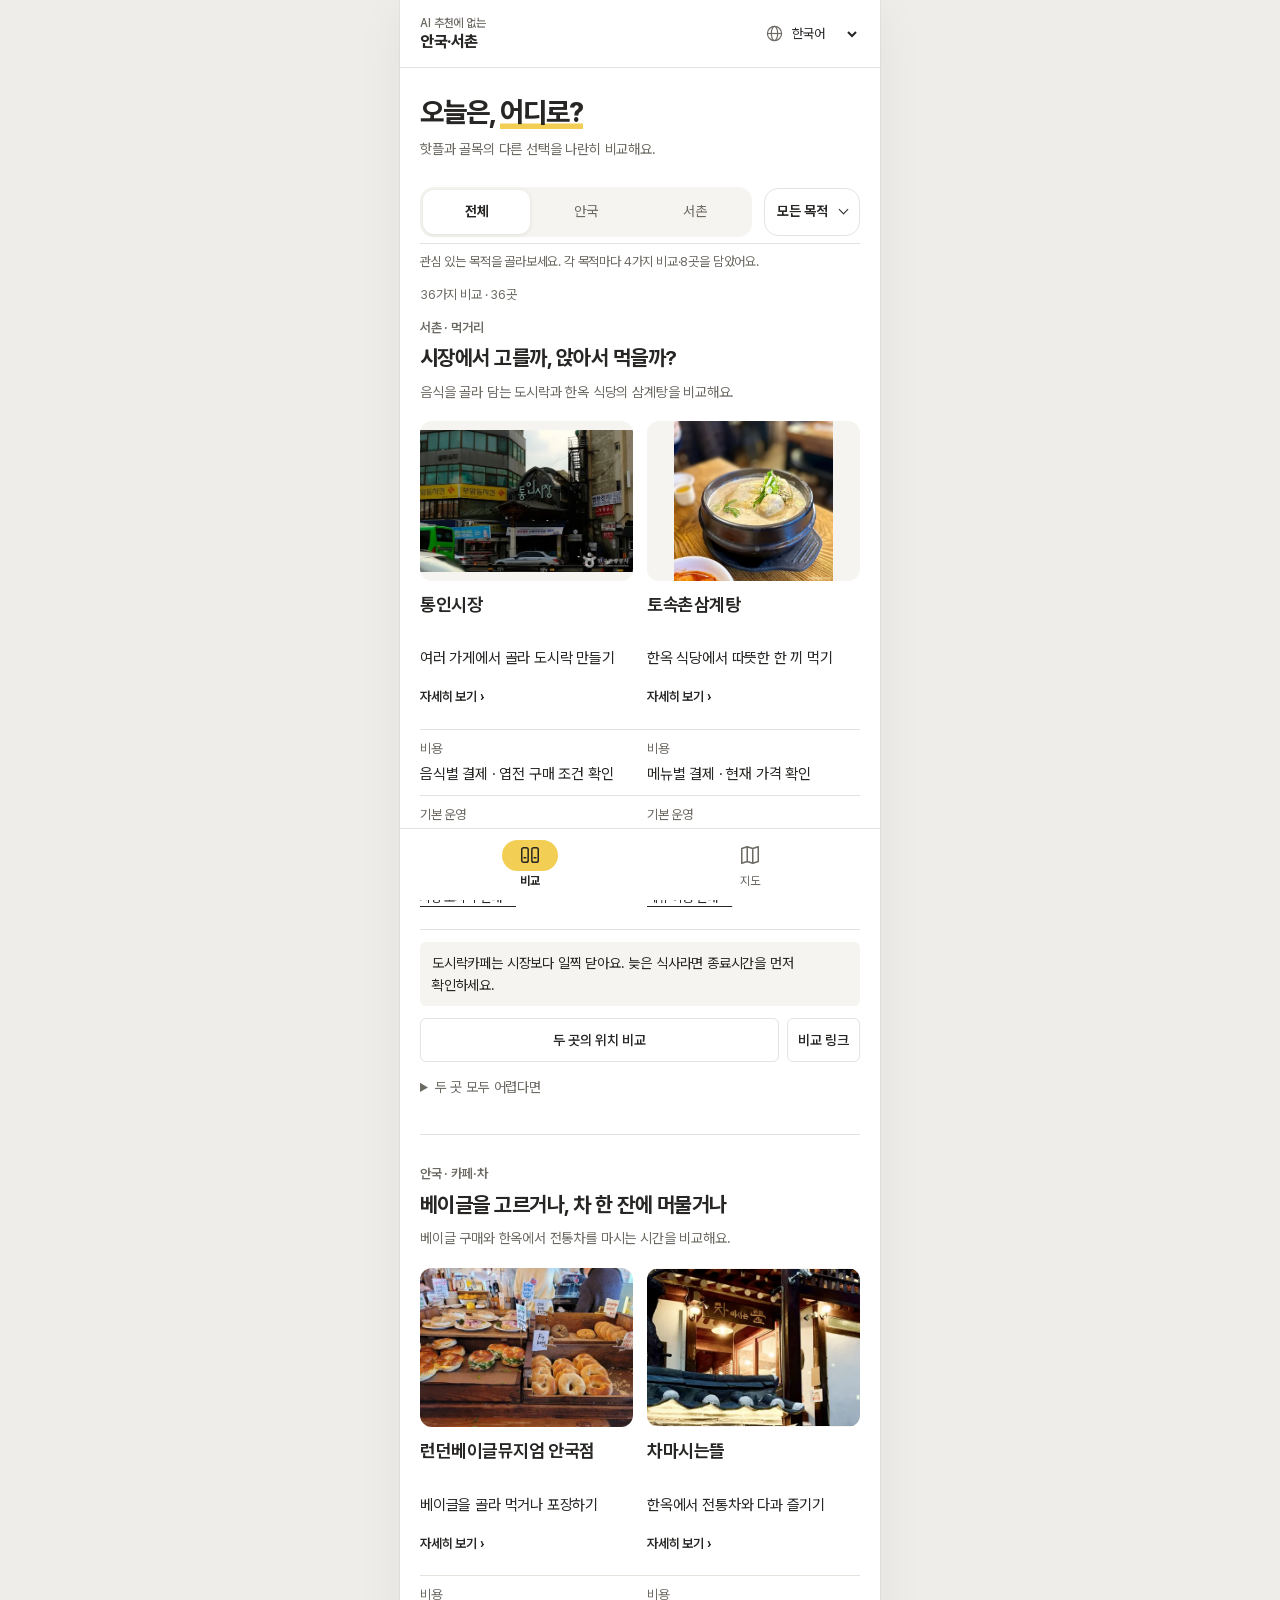
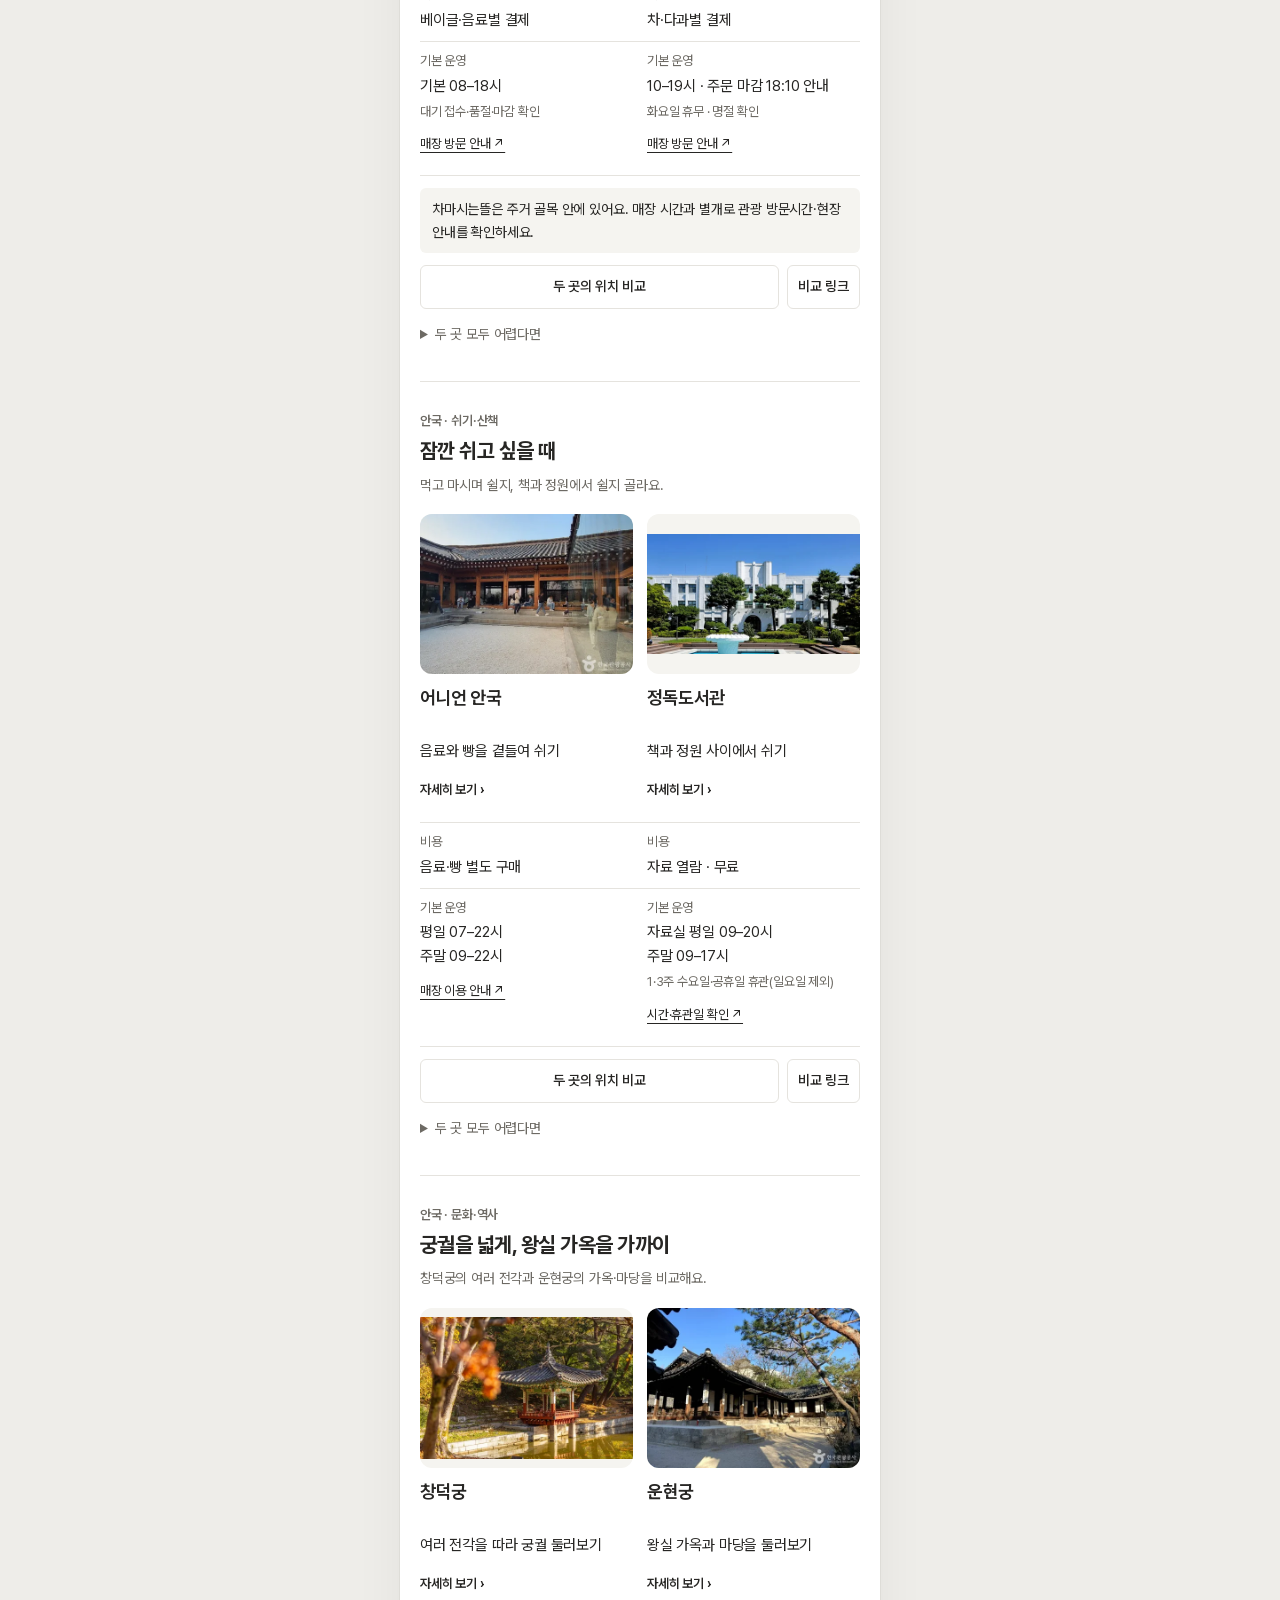
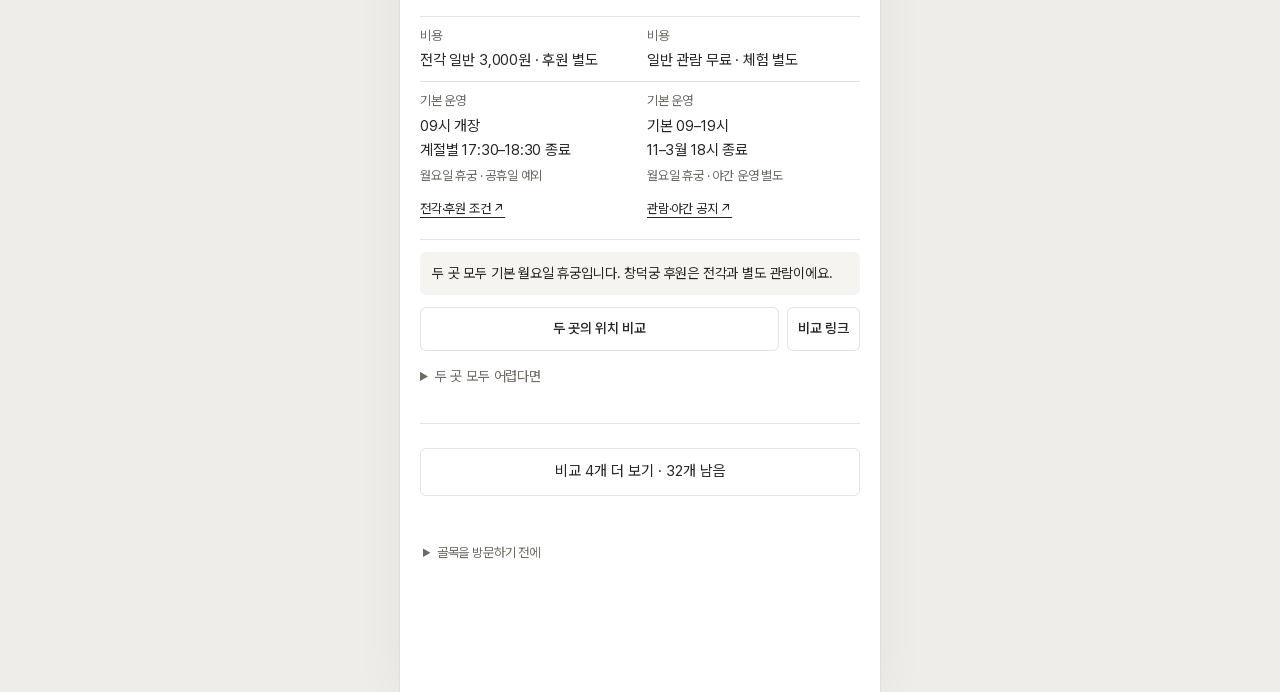
<file: index.html>
<!doctype html>
<html lang="ko">
<head>
  <meta charset="utf-8">
  <meta name="viewport" content="width=device-width, initial-scale=1, viewport-fit=cover">
  <meta name="theme-color" content="#ffffff">
  <meta name="description" content="AI 추천에 없는 안국·서촌. 핫플과 골목의 다른 선택을 사진과 지도로 나란히 비교해 보세요.">
  <title>AI 추천에 없는 안국·서촌</title>
  <link rel="preload" href="fonts/AlleySans.woff2?v=27" as="font" type="font/woff2" crossorigin>
  <link rel="stylesheet" href="css/app.css?v=27">
  <link rel="stylesheet" href="css/map-view.css?v=27">
  <script src="js/data.js?v=24" defer></script>
  <script src="js/expansion.js?v=23" defer></script>
  <script src="js/catalog.js?v=26" defer></script>
  <script src="js/i18n.js?v=27" defer></script>
  <script src="js/media.js?v=20" defer></script>
  <script src="js/map.js?v=24" defer></script>
  <script src="js/app.js?v=27" defer></script>
</head>
<body>
  <a class="skip-link" href="#places">장소 목록으로 건너뛰기</a>
  <header class="site-header shell">
    <a class="brand" href="./"><span>AI 추천에 없는</span> <span>안국·서촌</span></a>
    <label class="language-picker"><svg viewBox="0 0 24 24" aria-hidden="true"><circle cx="12" cy="12" r="9"/><ellipse cx="12" cy="12" rx="4" ry="9"/><path d="M3 12h18"/></svg><select class="language-select" aria-label="언어 선택"><option value="ko">한국어</option></select></label>
  </header>
  <main class="shell">
    <p id="language-status" class="language-status" role="status" hidden>번역을 불러오지 못했습니다. 한국어로 표시합니다. / Translation unavailable. Please select a language to retry.</p>
    <section class="intro" aria-labelledby="page-title">
      <h1 id="page-title">오늘은, <span>어디로?</span></h1>
      <p class="intro-copy">핫플과 골목의 다른 선택을 나란히 비교해요.</p>
    </section>
    <section class="explorer" id="places" aria-label="장소 비교">
      <div class="list-toolbar">
        <div class="region-controls" role="group" aria-label="동네 선택">
          <button type="button" class="region-button is-active" data-region="all" aria-pressed="true">전체</button>
          <button type="button" class="region-button" data-region="anguk" aria-pressed="false">안국</button>
          <button type="button" class="region-button" data-region="seochon" aria-pressed="false">서촌</button>
        </div>
        <div class="situation-nav" id="situation-nav"></div>
      </div>
      <p class="category-note" id="category-note" hidden></p>
      <div class="results-toolbar"><p class="result-count" id="result-count" aria-live="polite"></p></div>
      <div class="explorer-layout">
        <div class="comparison-results"><div class="place-grid" id="place-grid"></div><button type="button" id="more-comparisons" class="more-comparisons" hidden></button></div>
        <aside class="map-panel" id="map-panel" aria-label="비교 장소 지도">
          <div class="map-heading"><h2 id="map-title" tabindex="-1">장소 지도</h2><div class="map-heading-actions"><button type="button" id="map-reset">전체 위치</button><button type="button" class="map-zoom-button" id="map-zoom-out" aria-label="지도 축소">−</button><button type="button" class="map-zoom-button" id="map-zoom-in" aria-label="지도 확대">+</button></div></div>
          <div class="map-stage">
            <div id="map" role="region" aria-label="장소 지도. 장소명을 누르면 아래 카드에서 정보를 볼 수 있습니다."></div>
            <span class="map-north" aria-label="지도의 위쪽은 북쪽">↑ 북</span>
            <div class="map-feedback"><p class="map-status" id="map-status" role="status"></p><button type="button" class="map-retry" id="map-retry" hidden>다시 불러오기</button></div>
          </div>
          <div id="map-selection" class="map-selection" aria-label="지도에서 장소 선택"></div>
          <p class="sr-only" id="map-announcement" aria-live="polite" aria-atomic="true"></p>
        </aside>
      </div>
      <noscript><p>장소 목록을 보려면 브라우저의 JavaScript를 켜 주세요.</p></noscript>
    </section>
    <details class="visit-note">
      <summary>골목을 방문하기 전에</summary>
      <div class="visit-note-body">
        <p>시간은 공개된 기본 안내이며 실시간 영업 상태가 아닙니다. 임시 휴무와 필요한 이용 조건은 각 장소의 확인 링크를 이용해 주세요. 이웃의 일상이 이어지는 골목에서는 조용히 걸어 주세요.</p>
        <p>북촌로11길 일대 레드존에는 관광객 방문 시간 제한이 있습니다. <a href="https://hanok.seoul.go.kr/m/kor/bbs/selectBoardArticle.do?bbsId=BBSMSTR_000000000031&amp;nttId=2482" target="_blank" rel="noopener noreferrer">서울한옥포털 안내 ↗</a></p>
      </div>
    </details>
  </main>
  <nav class="app-navigation" aria-label="화면 선택">
    <button type="button" class="app-tab" id="compare-tab" aria-controls="place-grid" aria-current="page">
      <span class="tab-icon"><svg viewBox="0 0 24 24" aria-hidden="true"><rect x="3" y="4" width="7" height="16" rx="2"/><rect x="14" y="4" width="7" height="16" rx="2"/><path d="M5.5 15h2M16.5 15h2"/></svg></span><span>비교</span>
    </button>
    <button type="button" class="app-tab" id="map-tab" aria-controls="map-panel">
      <span class="tab-icon"><svg viewBox="0 0 24 24" aria-hidden="true"><path d="m3 5 6-2 6 2 6-2v16l-6 2-6-2-6 2V5Zm6-2v16m6-14v16"/></svg></span><span>지도</span>
    </button>
  </nav>
  <dialog class="category-sheet" id="category-sheet" aria-labelledby="category-title">
    <div class="sheet-handle" aria-hidden="true"></div>
    <header class="sheet-header"><h2 id="category-title">여행 목적</h2><button type="button" id="close-categories" class="sheet-close" aria-label="목적 선택 닫기"><svg viewBox="0 0 24 24" aria-hidden="true"><path d="m6 6 12 12M6 18 18 6"/></svg></button></header>
    <div class="category-options" id="category-options" role="group" aria-label="여행 목적 선택"></div>
  </dialog>
  <dialog id="place-detail" class="place-detail" aria-labelledby="detail-title">
    <div class="detail-topbar"><button class="close-button" id="close-detail" type="button" aria-label="목록으로 돌아가기" autofocus><span aria-hidden="true">‹</span> 목록</button><span>장소 정보</span><button type="button" class="copy-link" id="copy-link">링크 복사</button></div>
    <div class="detail-scroll" id="detail-scroll">
      <div class="detail-copy detail-summary">
        <label class="language-picker detail-language"><svg viewBox="0 0 24 24" aria-hidden="true"><circle cx="12" cy="12" r="9"/><ellipse cx="12" cy="12" rx="4" ry="9"/><path d="M3 12h18"/></svg><select class="language-select" aria-label="언어 선택"><option value="ko">한국어</option></select></label>
        <p class="eyebrow" id="detail-category"></p>
        <h2 id="detail-title" tabindex="-1"></h2>
        <p class="detail-original" id="detail-original" lang="ko" hidden></p>
        <p class="detail-english" id="detail-english" lang="en" hidden></p>
        <p class="detail-context" id="detail-context" hidden></p>
        <p class="hours-summary" id="detail-hours-summary"></p>
        <p class="access-summary" id="detail-access-summary"></p>
        <div class="quick-check" id="detail-check"></div>
        <p class="temporary-notice" id="detail-notice" hidden></p>
        <a id="detail-other" class="other-place-link"></a>
        <p class="copy-status" id="copy-status" role="status"></p>
        <input id="copy-fallback" class="copy-fallback" aria-label="복사할 장소 링크" readonly hidden>
      </div>
      <figure class="detail-figure"><div id="detail-photo"></div><figcaption id="detail-photo-label"></figcaption></figure>
      <div class="detail-copy">
        <p class="detail-description" id="detail-description"></p>
        <dl class="visit-info"><div><dt>비용</dt><dd id="detail-cost"></dd></div><div><dt>이용</dt><dd id="detail-use"></dd></div><div><dt>주소</dt><dd id="detail-address"></dd></div></dl>
        <div class="korean-address" id="korean-address-block" hidden><p id="korean-address" lang="ko"></p><button type="button" id="copy-address">한국어 주소 복사</button><p id="address-copy-status" role="status"></p><input id="address-copy-fallback" class="copy-fallback" aria-label="복사할 한국어 주소" readonly hidden></div>
        <details class="operating-details"><summary>운영시간·휴무와 공식 안내</summary><p id="detail-hours"></p><p class="reviewed-note" id="detail-reviewed"></p><p class="source-links" id="detail-source"></p><p class="external-language-note">외부 사이트의 언어와 현장 외국어 응대는 이 앱의 언어 설정과 다를 수 있습니다.</p></details>
        <details class="place-story"><summary>방문 팁과 이동 편의</summary><p id="detail-tip"></p><p id="detail-access"></p><h3>방문 전 확인할 것</h3><p id="detail-unknown"></p><p id="detail-location"></p></details>
        <p class="photo-credit" id="detail-credit"></p>
      </div>
    </div>
    <div class="detail-action"><p>장소를 찾은 뒤 출발지와 도보 경로를 설정하세요.</p><a id="detail-map" class="map-link" target="_blank" rel="noopener noreferrer">네이버 지도에서 보기 <span aria-hidden="true">↗</span></a></div>
  </dialog>
</body>
</html>
</file>
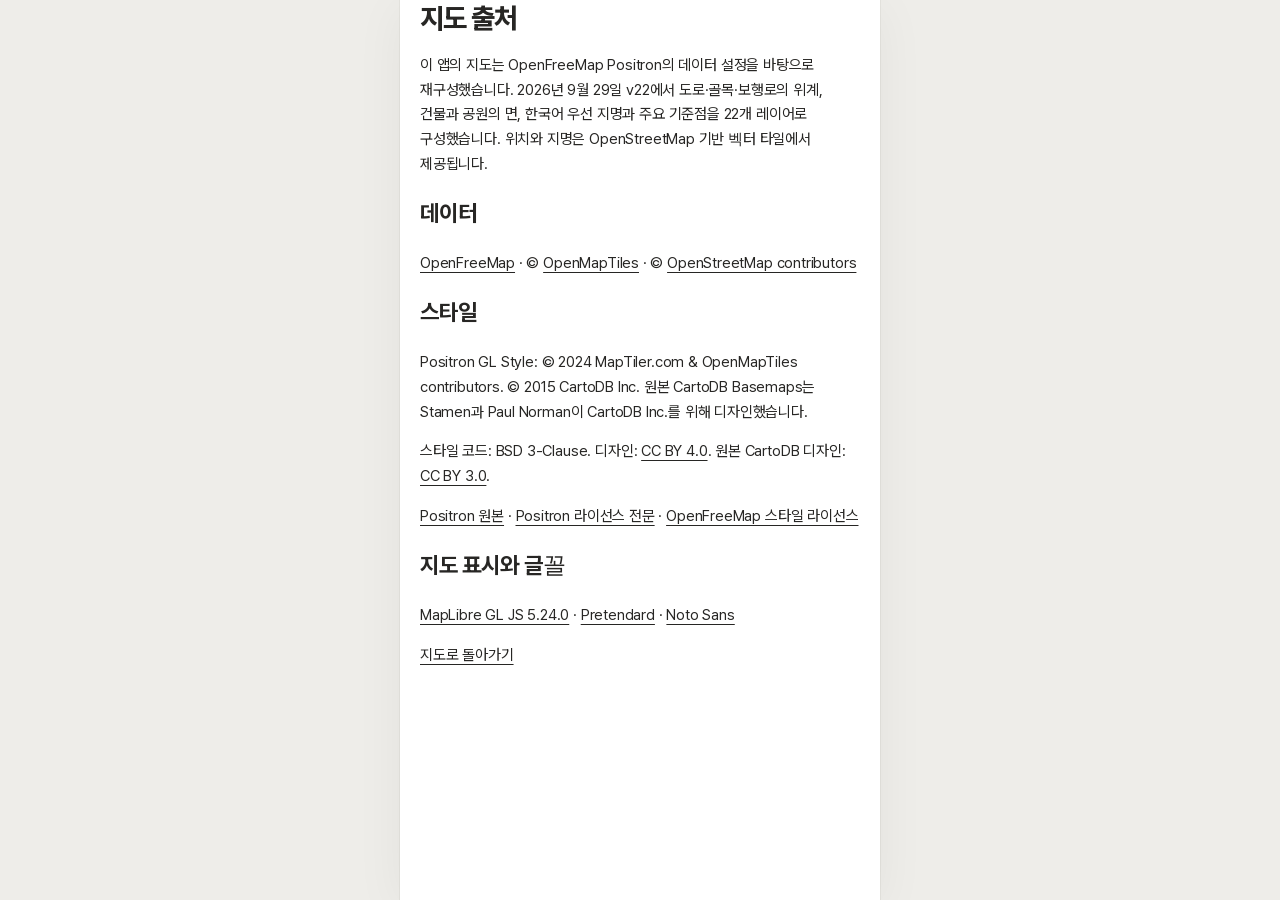
<file: maps/credits.html>
<!doctype html>
<html lang="ko">
<head><meta charset="utf-8"><meta name="viewport" content="width=device-width, initial-scale=1"><title>지도 출처 | 골목의 다른 선택</title><link rel="stylesheet" href="../css/app.css?v=22"></head>
<body><main class="shell">
  <h1>지도 출처</h1>
  <p>이 앱의 지도는 OpenFreeMap Positron의 데이터 설정을 바탕으로 재구성했습니다. 2026년 9월 29일 v22에서 도로·골목·보행로의 위계, 건물과 공원의 면, 한국어 우선 지명과 주요 기준점을 22개 레이어로 구성했습니다. 위치와 지명은 OpenStreetMap 기반 벡터 타일에서 제공됩니다.</p>
  <h2>데이터</h2>
  <p><a href="https://openfreemap.org/">OpenFreeMap</a> · © <a href="https://openmaptiles.org/">OpenMapTiles</a> · © <a href="https://www.openstreetmap.org/copyright">OpenStreetMap contributors</a></p>
  <h2>스타일</h2>
  <p>Positron GL Style: © 2024 MapTiler.com &amp; OpenMapTiles contributors. © 2015 CartoDB Inc. 원본 CartoDB Basemaps는 Stamen과 Paul Norman이 CartoDB Inc.를 위해 디자인했습니다.</p>
  <p>스타일 코드: BSD 3-Clause. 디자인: <a href="https://creativecommons.org/licenses/by/4.0/">CC BY 4.0</a>. 원본 CartoDB 디자인: <a href="https://creativecommons.org/licenses/by/3.0/">CC BY 3.0</a>.</p>
  <p><a href="https://github.com/openmaptiles/positron-gl-style">Positron 원본</a> · <a href="Positron-LICENSE.md">Positron 라이선스 전문</a> · <a href="OpenFreeMap-LICENSE.md">OpenFreeMap 스타일 라이선스</a></p>
  <h2>지도 표시와 글꼴</h2>
  <p><a href="../vendor/maplibre/LICENSE.txt">MapLibre GL JS 5.24.0</a> · <a href="../fonts/Pretendard-LICENSE.txt">Pretendard</a> · <a href="https://fonts.google.com/noto">Noto Sans</a></p>
  <p><a href="../?region=all&amp;view=map">지도로 돌아가기</a></p>
</main></body></html>
</file>
<file: css/app.css>
@font-face { font-family: 'Alley Sans'; src: url('../fonts/AlleySans.woff2?v=27') format('woff2'); font-style: normal; font-weight: 45 920; font-display: swap; }
:root {
  color-scheme: light;
  --paper: #ffffff;
  --surface: #ffffff;
  --ink: #272624;
  --muted: #6d6a64;
  --line: #e5e3de;
  --subtle: #f5f4f0;
  --accent: #f2ce54;
  --accent-hover: #e5bd3c;
  --app-width: 480px;
  --header-height: calc(68px + env(safe-area-inset-top, 0px));
  --toolbar-height: 64px;
  --navigation-height: calc(72px + env(safe-area-inset-bottom, 0px));
}
* { box-sizing: border-box; }
.sr-only { position: absolute; width: 1px; height: 1px; margin: -1px; padding: 0; overflow: hidden; clip-path: inset(50%); white-space: nowrap; border: 0; }
html { background: #eeede9; scroll-padding-bottom: var(--navigation-height); }
body { width: min(100%, var(--app-width)); min-height: 100dvh; margin: 0 auto; padding-bottom: var(--navigation-height); background: var(--paper); color: var(--ink); font-family: 'Alley Sans', -apple-system, BlinkMacSystemFont, 'Apple SD Gothic Neo', 'Malgun Gothic', sans-serif; font-size: 15px; line-height: 1.65; letter-spacing: -.012em; word-break: keep-all; overflow-wrap: anywhere; font-synthesis: none; box-shadow: 0 0 0 1px rgb(39 38 36 / 5%), 0 8px 48px rgb(39 38 36 / 5%); }
body.detail-open, body.category-open { overflow: hidden; }
button, a { -webkit-tap-highlight-color: transparent; }
button { font: inherit; }
a { color: inherit; text-underline-offset: 4px; }
button, summary { cursor: pointer; }
:focus-visible { outline: 2px solid var(--ink); outline-offset: 3px; }
.shell { width: calc(100% - 40px); margin-inline: auto; }
.skip-link { position: absolute; top: -100px; left: 16px; z-index: 5; padding: 12px; color: white; background: var(--ink); }
.skip-link:focus { top: 10px; }
.site-header { position: sticky; top: 0; z-index: 1001; display: flex; align-items: center; justify-content: space-between; gap: 12px; width: 100%; height: var(--header-height); padding: env(safe-area-inset-top, 0px) 20px 0; border-bottom: 1px solid var(--line); background: var(--paper); }
.brand { display: inline-flex; flex-direction: column; align-items: flex-start; gap: 0; min-width: 0; font-size: 16px; font-weight: 750; line-height: 1.35; letter-spacing: -.025em; text-decoration: none; }
.brand span:first-child { font-size: 12px; font-weight: 500; color: var(--muted); letter-spacing: -.01em; }
.brand span { white-space: nowrap; }
.language-picker { display: inline-flex; align-items: center; gap: 4px; flex-shrink: 0; }
.language-picker svg { width: 19px; height: 19px; fill: none; stroke: var(--muted); stroke-width: 1.5; }
.language-select { min-height: 44px; max-width: 118px; border: 0; background: var(--paper); color: var(--ink); font: inherit; font-size: 13px; }
.detail-language { display: flex; justify-content: flex-end; margin-top: -14px; margin-bottom: 8px; }
.detail-original { color: var(--muted); font-size: 14px; margin: 5px 0; }
.external-language-note { font-size: 13px; color: var(--muted); }
.language-status { padding: 10px; background: var(--subtle); font-size: 13px; }
.korean-address { padding: 14px 0; font-size: 14px; }
.korean-address p { margin: 0 0 6px; }
.korean-address button { min-height: 44px; border: 1px solid var(--line); border-radius: 5px; padding: 8px 12px; background: var(--paper); }
html:lang(en) body { word-break: normal; letter-spacing: 0; }
html:lang(ja) body { font-family: 'Hiragino Kaku Gothic ProN', 'Yu Gothic', Meiryo, 'Noto Sans CJK JP', 'Noto Sans JP', sans-serif; word-break: normal; line-break: strict; letter-spacing: 0; }
html:lang(zh-CN) body { font-family: 'PingFang SC', 'Microsoft YaHei', 'Noto Sans CJK SC', sans-serif; word-break: normal; line-break: strict; letter-spacing: 0; }
@media (max-width: 420px) { html:lang(en) .region-button { padding-inline: 6px; font-size: 13px; } }
.intro { padding: 26px 0 20px; }
h1 { margin: 0; font-size: 28px; font-weight: 750; line-height: 1.35; letter-spacing: -.035em; }
h1 span { color: var(--ink); box-shadow: inset 0 -.2em var(--accent); }
.intro-copy { margin: 6px 0 0; color: var(--muted); font-size: 14px; line-height: 1.6; }
.explorer { scroll-margin-top: var(--header-height); }
.list-toolbar { position: sticky; top: var(--header-height); z-index: 1001; display: flex; align-items: center; justify-content: space-between; gap: 12px; height: var(--toolbar-height); padding: 8px 0; border-bottom: 1px solid var(--line); background: var(--paper); }
.region-controls { display: flex; flex: 1; min-width: 0; gap: 2px; padding: 3px; border-radius: 14px; background: var(--subtle); }
.region-button { flex: 1; min-width: 0; min-height: 44px; padding: 6px 10px; border: 0; border-radius: 11px; background: transparent; color: var(--muted); font-size: 14px; white-space: nowrap; }
.region-button.is-active { color: var(--ink); background: var(--paper); font-weight: 700; box-shadow: 0 1px 4px rgb(39 38 36 / 10%); }
.results-toolbar { display: flex; justify-content: space-between; align-items: center; min-height: 44px; gap: 16px; }
.result-count { margin: 0; color: var(--muted); font-size: 13px; }
.situation-nav { flex: 0 1 auto; min-width: 0; max-width: 43%; }
.purpose-button { display: flex; align-items: center; justify-content: space-between; gap: 12px; width: 100%; min-height: 48px; padding: 8px 12px; border: 1px solid var(--line); border-radius: 14px; color: var(--ink); background: var(--paper); font-size: 14px; font-weight: 650; }
.purpose-label { overflow: hidden; text-overflow: ellipsis; white-space: nowrap; }
.purpose-button::after { content: ''; flex: 0 0 6px; width: 6px; height: 6px; border: solid currentColor; border-width: 0 1.5px 1.5px 0; transform: translateY(-2px) rotate(45deg); }
.situation-link { min-height: 44px; padding: 6px 10px; border: 0; border-radius: 5px; background: var(--subtle); color: var(--ink); font-size: 14px; }
.situation-link[aria-pressed="true"] { background: var(--accent); font-weight: 650; }
.category-note { margin: 8px 0 0; color: var(--muted); font-size: 13px; line-height: 1.6; }
.category-note[hidden], .is-map-view .category-note { display: none; }
.more-comparisons { display: block; width: 100%; min-height: 48px; margin: 24px 0; padding: 10px; border: 1px solid var(--line); border-radius: 6px; background: var(--paper); color: var(--ink); }
.more-comparisons[hidden] { display: none; }
.comparison-results { min-width: 0; }
.empty-results { padding: 24px 0; }
.empty-results h2 { margin: 0 0 16px; font-size: 18px; }
.detail-english { margin: 3px 0 8px; color: var(--muted); font-size: 13px; }
.detail-context { margin: 8px 0; padding-left: 10px; border-left: 3px solid var(--accent); font-size: 14px; }
.place-grid { display: grid; gap: 28px; }
.comparison-card { padding: 0 0 24px; border-bottom: 1px solid var(--line); scroll-margin-top: calc(var(--header-height) + var(--toolbar-height) + 12px); }
.comparison-header { display: flex; flex-direction: column; gap: 5px; margin-bottom: 18px; }
.comparison-region { color: var(--muted); font-size: 13px; font-weight: 600; white-space: nowrap; }
.comparison-heading { margin: 0; font-size: 21px; font-weight: 700; line-height: 1.45; letter-spacing: -.025em; }
.comparison-reason { margin: 2px 0 0; color: var(--muted); font-size: 14px; line-height: 1.6; }
.comparison-columns { display: grid; grid-template-columns: repeat(2, minmax(0, 1fr)); gap: 14px; }
.comparison-place { min-width: 0; }
.place-choice { display: flex; flex-direction: column; min-width: 0; height: 100%; text-decoration: none; border-radius: 6px; }
.place-choice.is-selected .place-media { outline: 3px solid var(--accent); outline-offset: -3px; }
.comparison-name { display: block; min-height: 2.9em; margin: 11px 0 2px; font-size: 18px; font-weight: 650; line-height: 1.45; letter-spacing: -.025em; }
.place-category { margin: 0 0 8px; color: var(--muted); font-size: 12px; }
.comparison-value { margin: 0 0 4px; color: var(--ink); font-size: 15px; line-height: 1.65; font-weight: 400; }
.choice-action { display: flex; align-items: center; margin-top: auto; min-height: 44px; font-size: 13px; font-weight: 600; }
.comparison-facts { width: 100%; table-layout: fixed; border-collapse: collapse; margin-top: 10px; border-block: 1px solid var(--line); font-size: 15px; line-height: 1.6; }
.comparison-facts td { width: 50%; padding: 9px 7px 9px 0; vertical-align: top; }
.comparison-facts td + td { padding-right: 0; padding-left: 7px; }
.comparison-facts tr + tr { border-top: 1px solid var(--line); }
.fact-label { display: block; color: var(--muted); font-size: 13px; margin-bottom: 2px; }
.fact-value { display: block; white-space: pre-line; }
.fact-closure { display: block; margin-top: 4px; color: var(--muted); font-size: 13px; line-height: 1.55; }
.fact-check { display: inline-flex; align-items: center; min-height: 44px; padding-block: 6px; font-size: 13px; line-height: 1.5; }
.pair-actions { display: flex; gap: 8px; margin-top: 12px; }
.pair-map-button, .pair-share-button { min-height: 44px; padding: 8px 10px; border: 1px solid var(--line); border-radius: 6px; background: var(--surface); color: var(--ink); font-size: 14px; font-weight: 550; }
.pair-map-button { flex: 1; }
.pair-share-button { flex-shrink: 0; }
.pair-notice { margin: 12px 0; padding: 10px 12px; border-radius: 6px; background: var(--subtle); font-size: 14px; line-height: 1.6; }
.pair-alternatives { margin-top: 4px; color: var(--muted); font-size: 14px; }
.pair-alternatives p { margin: 0 0 8px; }
.alternative-options { display: flex; flex-wrap: wrap; gap: 8px; }
.pair-alternatives summary { width: fit-content; }
.place-media { flex: 0 0 86px; width: 86px; height: 86px; position: relative; overflow: hidden; border-radius: 6px; background: var(--subtle); }
.place-media img { display: block; width: 100%; height: 100%; object-fit: cover; }
.loading-note { position: absolute; inset: auto 8px 8px; padding: 4px 6px; background: var(--subtle); color: var(--muted); font-size: 13px; text-align: center; }
.place-choice .place-media { flex: none; width: 100%; height: auto; aspect-ratio: 4 / 3; border-radius: 12px; }
.place-choice .place-media img { object-fit: contain; }
.image-label { position: absolute; left: 7px; bottom: 7px; padding: 2px 5px; border-radius: 3px; background: rgb(255 255 255 / 94%); color: var(--ink); font-size: 10px; line-height: 1.5; }
.photo-placeholder { display: flex; flex-direction: column; justify-content: center; align-items: center; gap: 6px; color: var(--muted); background: var(--subtle); }
.placeholder-icon { width: 26px; height: 26px; fill: none; stroke: currentColor; stroke-width: 1.2; stroke-linecap: round; stroke-linejoin: round; }
.cover-note { font-size: 10px; color: var(--muted); }
.visit-note { margin: 16px 0 max(32px, env(safe-area-inset-bottom)); padding: 12px 3px; font-size: 13px; color: var(--muted); }
summary { min-height: 44px; padding-block: 10px; }
.visit-note p { margin: 8px 0; }
.visit-note a { color: var(--ink); }
.place-detail { position: fixed; inset: 0; margin: 0 auto; padding: 0; width: min(100%, var(--app-width)); max-width: 100%; height: 100%; height: 100dvh; max-height: 100dvh; border: 0; background: var(--surface); color: var(--ink); }
.place-detail[open] { display: flex; flex-direction: column; }
.place-detail::backdrop { background: rgb(0 0 0 / 38%); }
.detail-topbar { display: flex; align-items: center; gap: 16px; flex-shrink: 0; height: var(--header-height); padding: calc(6px + env(safe-area-inset-top, 0px)) 20px 6px; border-bottom: 1px solid var(--line); color: var(--muted); font-size: 13px; }
.copy-link { margin-left: auto; min-height: 44px; padding: 6px 0 6px 8px; border: 0; background: transparent; color: var(--ink); font-size: 14px; }
.copy-status { margin: 6px 0 0; font-size: 13px; }
.copy-status:empty { display: none; }
.copy-fallback { width: 100%; min-height: 44px; margin-top: 8px; padding: 8px; border: 1px solid var(--line); font: inherit; }
.close-button { display: flex; align-items: center; gap: 6px; min-width: 64px; min-height: 44px; padding: 0; border: 0; background: transparent; color: var(--ink); font-size: 14px; }
.close-button span { font-size: 30px; font-weight: 300; line-height: 1; }
.detail-scroll { flex: 1; min-height: 0; overflow-y: auto; overscroll-behavior: contain; }
.detail-scroll .place-media { width: 100%; height: auto; border-radius: 0; }
.detail-scroll .place-media img { height: auto; max-height: 30dvh; object-fit: contain; }
.detail-scroll .photo-placeholder { height: 120px; aspect-ratio: auto; }
.detail-scroll .cover-note { font-size: 12px; }
.detail-copy { padding: 22px 22px 16px; }
.detail-summary { padding-bottom: 12px; }
.hours-summary { margin: 10px 0 4px; font-size: 16px; font-weight: 550; line-height: 1.65; }
.access-summary { margin: 0 0 8px; color: var(--muted); font-size: 14px; line-height: 1.65; }
.quick-check { display: flex; flex-wrap: wrap; gap: 0 20px; }
.quick-check a { display: inline-flex; align-items: center; min-height: 44px; padding-block: 6px; font-size: 14px; font-weight: 600; }
.temporary-notice { margin: 8px 0; padding: 10px 12px; background: var(--subtle); border-radius: 6px; font-size: 14px; }
.detail-figure { margin: 0; }
.detail-figure figcaption { padding: 6px 22px 0; color: var(--muted); font-size: 13px; }
.eyebrow { margin: 0 0 6px; color: var(--muted); font-size: 12px; }
.detail-copy h2 { margin: 0; font-size: 26px; font-weight: 700; line-height: 1.4; letter-spacing: -.025em; }
.detail-description { margin: 12px 0 22px; color: var(--ink); font-size: 16px; line-height: 1.75; }
.visit-info { margin: 0; padding: 18px 0; border-block: 1px solid var(--line); font-size: 15px; }
.visit-info > div { display: grid; grid-template-columns: 54px 1fr; gap: 12px; }
.visit-info > div + div { margin-top: 14px; }
.visit-info dt { color: var(--muted); }
.visit-info dd { margin: 0; }
.another-choice { padding: 20px 0; }
.another-choice h3 { margin: 0 0 8px; font-size: 14px; font-weight: 650; }
.another-choice p, .place-story p { margin: 0; color: var(--muted); font-size: 15px; line-height: 1.75; }
.other-place-link { display: inline-flex; align-items: center; min-height: 44px; font-size: 15px; font-weight: 600; }
.other-place-link[hidden] { display: none; }
.operating-details { padding: 10px 0; font-size: 15px; }
.operating-details > p { margin: 6px 0; }
.reviewed-note { margin: 12px 0 4px; font-size: 13px; color: var(--muted); }
.source-links { margin: 0 0 12px; font-size: 13px; }
.source-links a { display: inline-flex; align-items: center; min-height: 44px; padding: 5px 0; }
.place-story { padding: 12px 0; border-top: 1px solid var(--line); font-size: 14px; }
.place-story p { margin-top: 8px; }
.place-story h3 { margin: 16px 0 0; font-size: 14px; }
.photo-credit { margin: 12px 0 4px; color: var(--muted); font-size: 11px; line-height: 1.7; overflow-wrap: anywhere; }
.detail-action { flex-shrink: 0; padding: 10px 20px max(14px, env(safe-area-inset-bottom)); border-top: 1px solid var(--line); background: var(--surface); }
.detail-action p { margin: 0 0 8px; text-align: center; color: var(--muted); font-size: 13px; }
.map-link { display: flex; align-items: center; justify-content: space-between; min-height: 50px; padding: 12px 18px; border-radius: 10px; background: var(--accent); color: var(--ink); font-size: 15px; font-weight: 650; text-decoration: none; }
/* The same mobile canvas is used on phones and large screens. */
.app-navigation { position: fixed; z-index: 1100; inset: auto 0 0; display: grid; grid-template-columns: 1fr 1fr; width: min(100%, var(--app-width)); height: var(--navigation-height); margin-inline: auto; padding: 5px 20px calc(5px + env(safe-area-inset-bottom, 0px)); border-top: 1px solid var(--line); background: var(--paper); }
.app-tab { display: flex; flex-direction: column; align-items: center; justify-content: center; gap: 2px; min-height: 56px; border: 0; border-radius: 14px; color: var(--muted); background: transparent; font-size: 12px; line-height: 1.4; }
.tab-icon { display: flex; align-items: center; justify-content: center; width: 56px; height: 31px; border-radius: 16px; }
.tab-icon svg { width: 22px; height: 22px; fill: none; stroke: currentColor; stroke-width: 1.65; stroke-linecap: round; stroke-linejoin: round; }
.app-tab[aria-current="page"] { color: var(--ink); font-weight: 700; }
.app-tab[aria-current="page"] .tab-icon { background: var(--accent); }
.category-sheet { position: fixed; inset: auto 0 0; width: min(100%, var(--app-width)); max-width: 100%; max-height: calc(100dvh - 24px - env(safe-area-inset-top, 0px)); margin: 0 auto; padding: 10px 20px calc(24px + env(safe-area-inset-bottom, 0px)); border: 0; border-radius: 24px 24px 0 0; color: var(--ink); background: var(--paper); overflow-y: auto; overscroll-behavior: contain; }
.category-sheet::backdrop { background: rgb(39 38 36 / 32%); }
.sheet-handle { width: 32px; height: 4px; margin: 0 auto 8px; border-radius: 4px; background: var(--line); }
.sheet-header { display: flex; align-items: center; justify-content: space-between; gap: 16px; margin-bottom: 16px; }
.sheet-header h2 { margin: 0; font-size: 22px; font-weight: 700; letter-spacing: -.025em; }
.sheet-close { display: grid; place-items: center; width: 44px; height: 44px; padding: 10px; border: 0; border-radius: 50%; background: var(--subtle); color: var(--ink); }
.sheet-close svg { width: 20px; height: 20px; fill: none; stroke: currentColor; stroke-width: 1.5; stroke-linecap: round; }
.category-options { display: grid; grid-template-columns: 1fr 1fr; gap: 10px; }
.category-option { display: flex; align-items: center; justify-content: space-between; gap: 8px; min-height: 56px; padding: 12px 14px; border: 1px solid var(--line); border-radius: 14px; color: var(--ink); background: var(--paper); text-align: left; font-size: 15px; line-height: 1.45; }
.category-option[aria-pressed="true"] { border-color: var(--accent); background: var(--accent); font-weight: 700; }
.category-option[aria-pressed="true"]::after { content: ''; width: 6px; height: 11px; flex-shrink: 0; margin: 0 4px 4px; border: solid currentColor; border-width: 0 2px 2px 0; transform: rotate(45deg); }
@media (hover: hover) { .pair-map-button:hover, .purpose-button:hover, .category-option:not([aria-pressed="true"]):hover { background: var(--subtle); } .region-button:not(.is-active):hover { background: var(--subtle); } .place-choice:hover .comparison-name { text-decoration: underline; text-underline-offset: 4px; } .map-link:hover { background: var(--accent-hover); } }
@media (max-width: 359px) { .region-button { padding-inline: 5px; font-size: 13px; } .detail-topbar { gap: 10px; } .purpose-button { gap: 8px; padding-inline: 10px; font-size: 13px; } .list-toolbar { gap: 8px; } }
@media (max-width: 359px) { .shell { width: calc(100% - 28px); } .comparison-columns { gap: 12px; } .comparison-name { font-size: 17px; } }
@media (prefers-reduced-motion: reduce) { *, *::before, *::after { scroll-behavior: auto !important; transition: none !important; } }
</file>
<file: css/map-view.css>
/* A dedicated map viewport. The place card occupies space, never covers pins. */
.map-panel { display: none; min-width: 0; background: var(--paper); }
.map-comparison-options { display: grid; gap: 8px; }
.map-pin-label.is-colliding { opacity: 0; pointer-events: none; }
.map-pin:focus-visible .map-pin-label, .map-pin:hover .map-pin-label { opacity: 1; }
.map-heading { display: flex; flex: 0 0 44px; align-items: center; justify-content: space-between; gap: 12px; margin: 0; }
.map-heading h2 { margin: 0; font-size: 16px; font-weight: 650; letter-spacing: -.02em; }
.map-heading button { min-height: 44px; padding: 0 4px; border: 0; background: none; color: var(--muted); font-size: 13px; }
.map-heading-actions { display: flex; align-items: center; gap: 2px; }
.map-heading .map-zoom-button { min-width: 44px; color: var(--ink); font-size: 23px; font-weight: 400; }
.map-stage { position: relative; flex: 1; min-height: 200px; isolation: isolate; }
#map { position: absolute; inset: 0; width: 100%; height: 100%; border: 1px solid var(--line); border-radius: 8px; background: var(--paper); }
.map-north { position: absolute; top: 12px; left: 12px; z-index: 1; padding: 4px 8px; background: rgb(255 255 255 / 94%); border-radius: 4px; color: var(--muted); font-size: 12px; pointer-events: none; }
.map-feedback { position: absolute; left: 12px; right: 66px; bottom: 36px; z-index: 4; width: fit-content; max-width: calc(100% - 78px); background: var(--paper); border-radius: 6px; box-shadow: 0 2px 8px rgb(39 38 36 / 10%); }
.map-feedback:has(.map-status:empty):has(.map-retry[hidden]) { display: none; }
.map-status { margin: 0; padding: 10px 12px; color: var(--muted); font-size: 13px; line-height: 1.5; }
.map-status:empty { display: none; }
.map-retry { margin: 0 12px 8px; min-height: 44px; padding: 6px 12px; border: 1px solid var(--line); border-radius: 4px; color: var(--ink); background: var(--paper); font-size: 13px; }
.map-selection { flex: 0 0 auto; height: auto; max-height: min(35dvh, 260px); min-height: 0; overflow-y: auto; overscroll-behavior: contain; padding: 12px 2px; border: 0; background: var(--paper); scrollbar-width: thin; scroll-padding-block: 8px; }
.map-scroll-hint { position: sticky; bottom: -12px; margin: 8px 0 0; padding-block: 4px; background: var(--paper); color: var(--muted); font-size: 12px; }
.map-selection h3 { margin: 0; font-size: 18px; font-weight: 650; line-height: 1.4; letter-spacing: -.025em; }
.map-card-summary { display: flex; align-items: center; gap: 12px; min-height: 58px; }
.map-card-photo { display: block; flex: 0 0 56px; width: 56px; height: 56px; border-radius: 5px; object-fit: contain; background: var(--subtle); }
.map-card-copy { min-width: 0; flex: 1; }
.map-change-place { min-width: 44px; min-height: 44px; padding: 4px; border: 0; border-radius: 5px; background: var(--subtle); color: var(--ink); font-size: 13px; }
.map-card-facts { margin: 3px 0 0; font-size: 14px; line-height: 1.5; color: var(--muted); }
.map-card-hours { margin: 8px 0 0; font-size: 14px; line-height: 1.6; }
.map-location-note { margin: 8px 0; font-size: 14px; line-height: 1.5; color: var(--muted); }
.map-selection-actions { display: grid; grid-template-columns: 1fr 1fr; gap: 8px; margin: 10px 0 0; }
.map-selection-actions button { min-height: 44px; padding: 9px 10px; border: 1px solid var(--line); border-radius: 6px; background: var(--paper); color: var(--ink); font-size: 14px; font-weight: 600; }
.map-selection-actions .map-primary-action { background: var(--accent); border-color: var(--accent); }
.map-pair-switcher { display: grid; grid-template-columns: 1fr 1fr; gap: 4px; margin: -6px 0 8px; padding: 3px; background: var(--subtle); border-radius: 6px; }
.map-pair-switcher button { min-height: 44px; padding: 5px 8px; border: 1px solid transparent; border-radius: 4px; background: none; color: var(--muted); font-size: 13px; line-height: 1.3; }
.map-pair-switcher button[aria-pressed="true"] { border-color: var(--line); color: var(--ink); background: var(--paper); font-weight: 650; }
.map-chooser-heading { display: flex; justify-content: flex-start; align-items: center; gap: 8px; min-height: 28px; margin-bottom: 8px; }
.map-chooser-heading h3 { font-size: 14px; }
.map-place-count { color: var(--muted); font-size: 13px; }
.map-chooser-heading .map-text-button { margin-left: auto; }
.map-text-button { min-height: 44px; padding: 4px 8px; border: 0; background: none; color: var(--muted); font-size: 13px; }
.map-place-options { display: grid; grid-template-columns: 1fr 1fr; gap: 6px 8px; padding: 2px; }
.map-neighborhood-options { display: flex; flex-direction: column; gap: 6px; min-width: 0; }
.map-neighborhood-options h4 { margin: 0 0 2px; color: var(--muted); font-size: 13px; font-weight: 500; }
.map-place-option { min-height: 44px; padding: 9px 10px; border: 1px solid var(--line); border-radius: 6px; background: var(--paper); color: var(--ink); font-size: 14px; text-align: left; }
.map-place-option[aria-pressed="true"] { border-color: var(--ink); background: var(--subtle); font-weight: 650; }
.alley-marker { width: 44px; height: 44px; font-family: 'Alley Sans', 'Malgun Gothic', sans-serif; }
.map-pin { position: relative; display: block; width: 44px; height: 44px; padding: 0; border: 0; border-radius: 50%; background: transparent; color: var(--ink); cursor: pointer; }
.map-pin-dot { position: absolute; left: 14px; top: 14px; width: 16px; height: 16px; border: 3px solid var(--paper); border-radius: 50%; background: var(--ink); box-shadow: 0 0 0 1px rgb(39 38 36 / 16%); }
.map-pin-label { position: absolute; display: block; height: 28px; max-width: 250px; overflow: hidden; text-overflow: ellipsis; padding: 4px 6px; border: 1px solid transparent; border-radius: 4px; background: rgb(255 255 255 / 95%); font: 600 14px/18px 'Alley Sans', 'Yu Gothic', 'Microsoft YaHei', 'Malgun Gothic', sans-serif; white-space: nowrap; }
.is-selected .map-pin-dot { background: var(--accent); box-shadow: 0 0 0 2px var(--ink); }
.is-selected .map-pin-label { background: var(--accent); font-weight: 700; }
.is-approximate .map-pin-dot { background: var(--paper); outline: 1px dashed var(--ink); outline-offset: -4px; }
.is-approximate .map-pin-label { border-style: dashed; border-color: #9e978b; }
.is-approximate.is-selected .map-pin-dot { background: var(--accent); }
.alley-marker.is-cluster { width: 128px; height: 48px; }
.is-cluster .map-pin { width: 128px; height: 48px; border: 1px solid #a69e90; border-radius: 24px; background: var(--paper); box-shadow: 0 2px 6px rgb(39 38 36 / 12%); }
.is-cluster .map-pin-dot { display: none; }
.is-cluster .map-pin-label { position: static; width: auto; height: auto; background: none; font-size: 15px; }
.is-cluster .map-pin-label::after { content: ' ›'; color: var(--muted); }
.is-cluster.is-selected .map-pin { background: var(--accent); }
#map .maplibregl-ctrl-group { overflow: hidden; border: 1px solid var(--line); border-radius: 6px; box-shadow: 0 2px 6px rgb(39 38 36 / 8%); }
#map .maplibregl-ctrl-group button { width: 44px; height: 44px; }
#map .maplibregl-ctrl-scale { border-color: #78746c; background: rgb(255 255 255 / 90%); color: #56534d; font: 11px/1.4 'Alley Sans', sans-serif; }
#map .maplibregl-ctrl-attrib { font: 10px/20px 'Alley Sans', sans-serif; background: rgb(255 255 255 / 94%); }
#map .maplibregl-ctrl-attrib-button { width: 32px; height: 32px; min-height: 32px; padding: 0; background-repeat: no-repeat; background-position: center; }
#map .maplibregl-ctrl-attrib-inner { max-width: 210px; white-space: normal; }
#map .maplibregl-ctrl-attrib.maplibregl-compact { min-height: 32px; padding: 6px 30px 6px 8px; }
#map .maplibregl-ctrl-attrib-button:focus-visible { box-shadow: 0 0 0 2px var(--ink); }
.is-map-view { overflow: hidden; padding-bottom: 0; }
.is-map-view .intro, .is-map-view .results-toolbar, .is-map-view .visit-note, .is-map-view .comparison-results { display: none; }
.is-map-view .explorer-layout { display: block; }
.is-map-view .map-panel { display: flex; flex-direction: column; position: static; height: calc(100dvh - var(--header-height) - var(--toolbar-height) - var(--navigation-height)); max-height: none; overflow: visible; padding: 0; }
.is-map-view .map-heading { flex-basis: 44px; }
@media (max-height: 620px) {
  .is-map-view { overflow-y: auto; }
  .is-map-view main { padding-bottom: var(--navigation-height); }
  .is-map-view .map-panel { height: auto; min-height: 0; }
  .is-map-view .map-stage { flex: 0 0 220px; min-height: 220px; }
  .is-map-view .map-selection { max-height: 240px; min-height: 144px; }
}
@media (hover: hover) {
  .map-pin:hover .map-pin-label { background: var(--subtle); }
  .is-selected .map-pin:hover .map-pin-label { background: var(--accent); }
  .map-place-option:hover { background: var(--subtle); }
}
</file>
